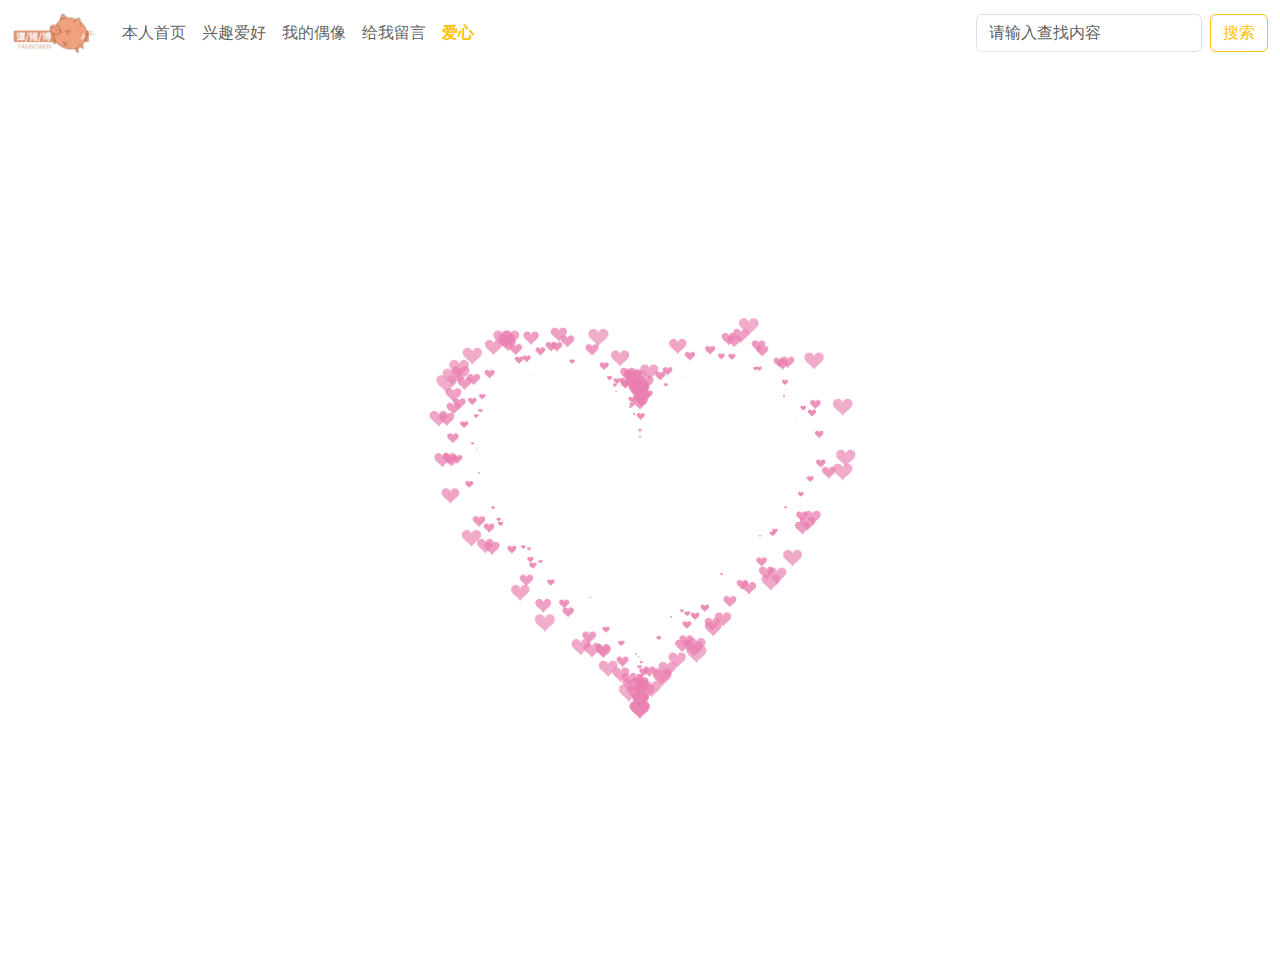
<file: aix.html>
<!DOCTYPE html>
<html>
  <head>
    <meta charset="utf-8" />
    <title>爱心</title>
 <link rel="stylesheet" type="text/css" href="bootstrap.min.css">
<script src="bootstrap.bundle.min.js"></script>
<link rel="stylesheet" href="gongneng.css">
    <style>
      canvas {
        position: absolute;
        width: 100%;
        height: 100%;
        animation: anim 1.5s ease-in-out infinite;
        -webkit-animation: anim 1.5s ease-in-out infinite;
        -o-animation: anim 1.5s ease-in-out infinite;
        -moz-animation: anim 1.5s ease-in-out infinite;
      }
      #name {
        position: absolute;
        top: 50%;
        left: 50%;
        transform: translate(-50%, -50%);
        margin-top: -20px;
        font-size: 46px;
        color: #ea80b0;
      }
      @keyframes anim {
        0% {
          transform: scale(0.8);
        }
        25% {
          transform: scale(0.7);
        }
        50% {
          transform: scale(1);
        }
        75% {
          transform: scale(0.7);
        }
        100% {
          transform: scale(0.8);
        }
      }
      @-webkit-keyframes anim {
        0% {
          -webkit-transform: scale(0.8);
        }
        25% {
          -webkit-transform: scale(0.7);
        }
        50% {
          -webkit-transform: scale(1);
        }
        75% {
          -webkit-transform: scale(0.7);
        }
        100% {
          -webkit-transform: scale(0.8);
        }
      }
      @-o-keyframes anim {
        0% {
          -o-transform: scale(0.8);
        }
        25% {
          -o-transform: scale(0.7);
        }
        50% {
          -o-transform: scale(1);
        }
        75% {
          -o-transform: scale(0.7);
        }
        100% {
          -o-transform: scale(0.8);
        }
      }
      @-moz-keyframes anim {
        0% {
          -moz-transform: scale(0.8);
        }
        25% {
          -moz-transform: scale(0.7);
        }
        50% {
          -moz-transform: scale(1);
        }
        75% {
          -moz-transform: scale(0.7);
        }
        100% {
          -moz-transform: scale(0.8);
        }
      }
    </style>
  </head>
  <body>
    <nav class="navbar navbar-expand-lg navbar-light ">
      <div class="container-fluid">
        <a class="navbar-brand" href="javascript:void(0)"><img src="logo.png" height="40px" /></a>
        <button class="navbar-toggler" type="button" data-bs-toggle="collapse" data-bs-target="#mynavbar">
          <span class="navbar-toggler-icon"></span>
        </button>
        <div class="collapse navbar-collapse" id="mynavbar">
          <ul class="navbar-nav me-auto ">
            <li class="nav-item">
              <a class="nav-link" href="shouye.html">本人首页</a> 
            </li>
            <li class="nav-item">
              <a class="nav-link" href="javascript:void(0)">兴趣爱好</a>
            </li>
            <li class="nav-item">
              <a class="nav-link" href="ox.html">我的偶像</a>
            </li>
            <li class="nav-item">
              <a class="nav-link" href="liuyan.html">给我留言</a>
            </li>
            <li class="nav-item">
              <a class="nav-link active" href="aix.html">爱心</a>
            </li>
          </ul>
          <form class="d-flex">
            <input class="form-control me-2" type="text" placeholder="请输入查找内容">
            <button class="btn btn-outline-warning text-nowrap" type="button">搜索</button>
          </form>
        </div>
      </div>
    </nav>

    <canvas id="pinkboard"></canvas>
    <!-- 在下面加名字 -->
     <div id="name
     " style="color: blue;"></div> 
 
    <script>
      var settings = {
        particles: {
          length: 500, 
          duration: 2, 
          velocity: 100, 
          effect: -0.75,
          size: 30, 
        },
      };
      (function () {
        var b = 0;
        var c = ["ms", "moz", "webkit", "o"];
        for (var a = 0; a < c.length &&!window.requestAnimationFrame; ++a) {
          window.requestAnimationFrame = window[c[a] + "RequestAnimationFrame"];
          window.cancelAnimationFrame =
            window[c[a] + "CancelAnimationFrame"] ||
            window[c[a] + "CancelRequestAnimationFrame"];
        }
        if (!window.requestAnimationFrame) {
          window.requestAnimationFrame = function (h, e) {
            var d = new Date().getTime();
            var f = Math.max(0, 16 - (d - b));
            var g = window.setTimeout(function () {
              h(d + f);
            }, f);
            b = d + f;
            return g;
          };
        }
        if (!window.cancelAnimationFrame) {
          window.cancelAnimationFrame = function (d) {
            clearTimeout(d);
          };
        }
      })();
      var Point = (function () {
        function Point(x, y) {
          this.x = typeof x!== "undefined"? x : 0;
          this.y = typeof y!== "undefined"? y : 0;
        }
        Point.prototype.clone = function () {
          return new Point(this.x, this.y);
        };
        Point.prototype.length = function (length) {
          if ( typeof length == "undefined")
            return Math.sqrt(this.x * this.x + this.y * this.y);
          this.normalize();
          this.x *= length;
          this.y *= length;
          return this;
        };
        Point.prototype.normalize = function () {
          var length = this.length();
          this.x /= length;
          this.y /= length;
          return this;
        };
        return Point;
      })();
      var Particle = (function () {
        function Particle() {
          this.position = new Point();
          this.velocity = new Point();
          this.acceleration = new Point();
          this.age = 0;
        }
        Particle.prototype.initialize = function (x, y, dx, dy) {
          this.position.x = x;
          this.position.y = y;
          this.velocity.x = dx;
          this.velocity.y = dy;
          this.acceleration.x = dx * settings.particles.effect;
          this.acceleration.y = dy * settings.particles.effect;
          this.age = 0;
        };
        Particle.prototype.update = function (deltaTime) {
          this.position.x += this.velocity.x * deltaTime;
          this.position.y += this.velocity.y * deltaTime;
          this.velocity.x += this.acceleration.x * deltaTime;
          this.velocity.y += this.acceleration.y * deltaTime;
          this.age += deltaTime;
        };
        Particle.prototype.draw = function (context, image) {
          function ease(t) {
            return --t * t * t + 1;
          }
          var size = image.width * ease(this.age / settings.particles.duration);
          context.globalAlpha = 1 - this.age / settings.particles.duration;
          context.drawImage(
            image,
            this.position.x - size / 2,
            this.position.y - size / 2,
            size,
            size
          );
        };
        return Particle;
      })();
      var ParticlePool = (function () {
        var particles,
          firstActive = 0,
          firstFree = 0,
          duration = settings.particles.duration;
 
        function ParticlePool(length) {
          particles = new Array(length);
          for (var i = 0; i < particles.length; i++)
            particles[i] = new Particle();
        }
        ParticlePool.prototype.add = function (x, y, dx, dy) {
          particles[firstFree].initialize(x, y, dx, dy);
          firstFree++;
          if (firstFree == particles.length) firstFree = 0;
          if (firstActive == firstFree) firstActive++;
          if (firstActive == particles.length) firstActive = 0;
        };
        ParticlePool.prototype.update = function (deltaTime) {
          var i;
          if (firstActive < firstFree) {
            for (i = firstActive; i < firstFree; i++)
              particles[i].update(deltaTime);
          }
          if (firstFree < firstActive) {
            for (i = firstActive; i < particles.length; i++)
              particles[i].update(deltaTime);
            for (i = 0; i < firstFree; i++) particles[i].update(deltaTime);
          }
          while (
            particles[firstActive].age >= duration &&
            firstActive!= firstFree
          ) {
            firstActive++;
            if (firstActive == particles.length) firstActive = 0;
          }
        };
        ParticlePool.prototype.draw = function (context, image) {
          if (firstActive < firstFree) {
            for (i = firstActive; i < firstFree; i++)
              particles[i].draw(context, image);
          }
          if (firstFree < firstActive) {
            for (i = firstActive; i < particles.length; i++)
              particles[i].draw(context, image);
            for (i = 0; i < firstFree; i++) particles[i].draw(context, image);
          }
        };
        return ParticlePool;
      })();
      (function (canvas) {
        var context = canvas.getContext("2d"),
          particles = new ParticlePool(settings.particles.length),
          particleRate =
            settings.particles.length / settings.particles.duration, 
          time;
        function pointOnHeart(t) {
          return new Point(
            160 * Math.pow(Math.sin(t), 3),
            130 * Math.cos(t) -
              50 * Math.cos(2 * t) -
              20 * Math.cos(3 * t) -
              10 * Math.cos(4 * t) +
              25
          );}
        var image = (function () {
          var canvas = document.createElement("canvas"),
            context = canvas.getContext("2d");
          canvas.width = settings.particles.size;
          canvas.height = settings.particles.size;
          function to(t) {
            var point = pointOnHeart(t);
            point.x =
              settings.particles.size / 2 +
              (point.x * settings.particles.size) / 350;
            point.y =
              settings.particles.size / 2 -
              (point.y * settings.particles.size) / 350;
            return point;
          }
          context.beginPath();
          var t = -Math.PI;
          var point = to(t);
          context.moveTo(point.x, point.y);
          while (t < Math.PI) {
            t += 0.01;
            point = to(t);
            context.lineTo(point.x, point.y);
          }
          context.closePath();
          context.fillStyle = "#ea80b0";
          context.fill();
          var image = new Image();
          image.src = canvas.toDataURL();
          return image;
        })();
        function render() {
          requestAnimationFrame(render);
          var newTime = new Date().getTime() / 1000,
            deltaTime = newTime - (time || newTime);
          time = newTime;
          context.clearRect(0, 0, canvas.width, canvas.height);
          var amount = particleRate * deltaTime;
          for (var i = 0; i < amount; i++) {
            var pos = pointOnHeart(Math.PI - 2 * Math.PI * Math.random());
            var dir = pos.clone().length(settings.particles.velocity);
            particles.add(
              canvas.width / 2 + pos.x,
              canvas.height / 2 - pos.y,
              dir.x,
              -dir.y
            );
          }
          particles.update(deltaTime);
          particles.draw(context, image);
        }
        function onResize() {
          canvas.width = canvas.clientWidth;
          canvas.height = canvas.clientHeight;
        }
        window.onresize = onResize;
        setTimeout(function () {
          onResize();
          render();
        }, 10);
      })(document.getElementById("pinkboard"));
    </script>
  </body>
</html>
</file>
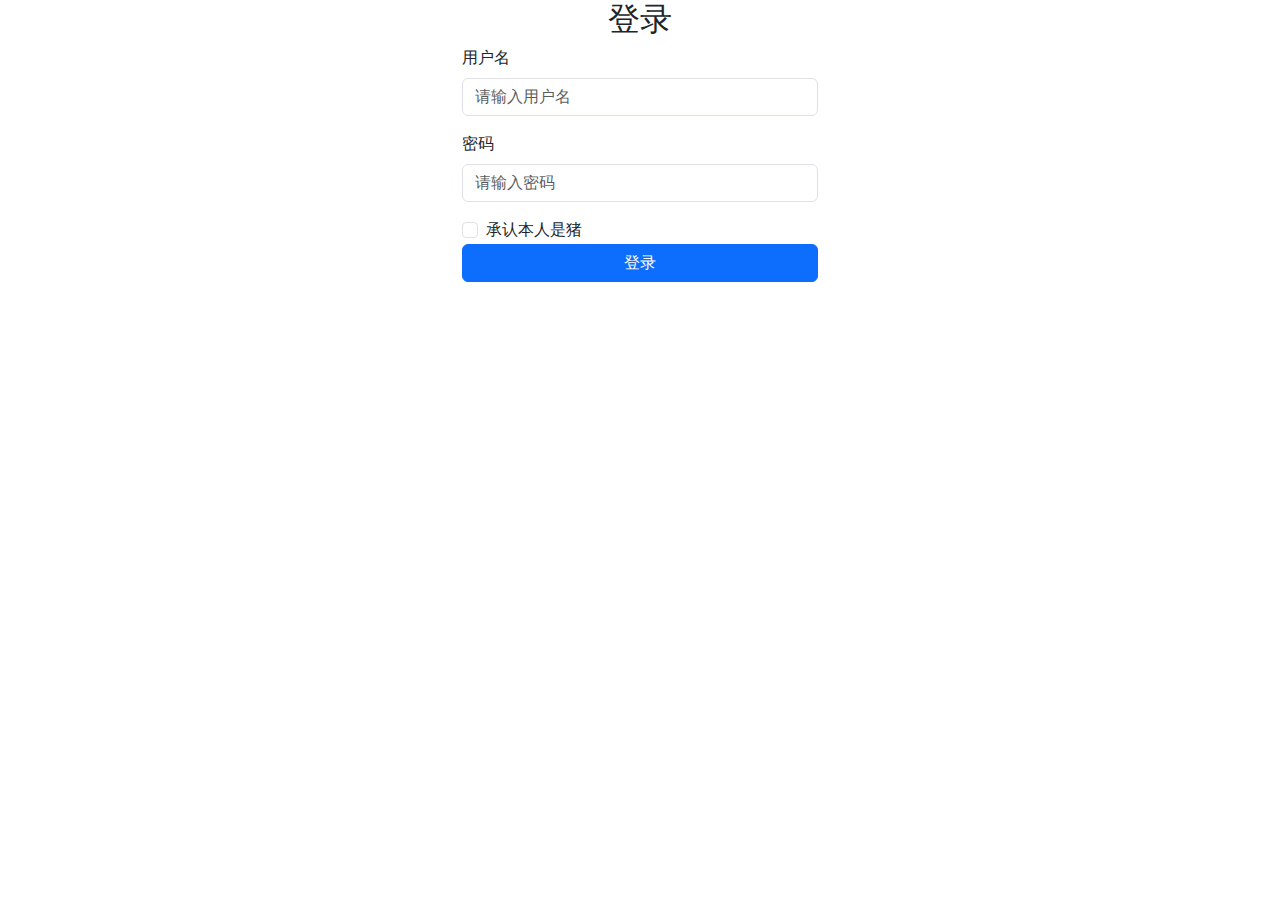
<file: dl.html>
<!DOCTYPE html>
<html lang="en">

<head>
  <meta charset="UTF-8">
  <meta http-equiv="X-UA-Compatible" content="IE=edge">
  <meta name="viewport" content="width=device-width, initial-scale=1.0">
  <link href="https://cdn.jsdelivr.net/npm/bootstrap@5.3.0/dist/css/bootstrap.min.css" rel="stylesheet">
  <title>登录界面</title>
</head>

<body>
  <div class="container">
    <div class="row justify-content-center">
      <div class="col-md-4">
        <h2 class="text-center">登录</h2>
        <div id="message"></div>
        <form onsubmit="return handleLogin()">
          <div class="mb-3">
            <label for="username" class="form-label">用户名</label>
            <input type="text" class="form-control" id="username" placeholder="请输入用户名">
          </div>
          <div class="mb-3">
            <label for="password" class="form-label">密码</label>
            <input type="password" class="form-control" id="password" placeholder="请输入密码">
          </div>
          <div class="form-check">
            <input type="checkbox" class="form-check-input" id="confirmation">
            <label class="form-check-label" for="confirmation">承认本人是猪</label>
            <div id="valid-feedback" style="display:none;">请选中同意条款</div>
          </div>
          <button type="submit" class="btn btn-primary w-100">登录</button>
        </form>
      </div>
    </div>
  </div>

  <script>
    function handleLogin() {
      const username = document.getElementById('username').value;
      const password = document.getElementById('password').value;
      const confirmation = document.getElementById('confirmation').checked;

      if (confirmation) {
        if (username === 'admin' && password === 'admin') {
          alert('登录成功，即将跳转至首页');
          window.location.href = 'shouye.html';
          return false;
        } else {
          alert('账号或密码有误，请核对');
          return false;
        }
      } else {
        document.getElementById('valid-feedback').style.display = 'block';
        return false;
      }
    }
  </script>

  <script src="https://cdn.jsdelivr.net/npm/bootstrap@5.3.0/dist/js/bootstrap.bundle.min.js"></script>
</body>

</html>
</file>
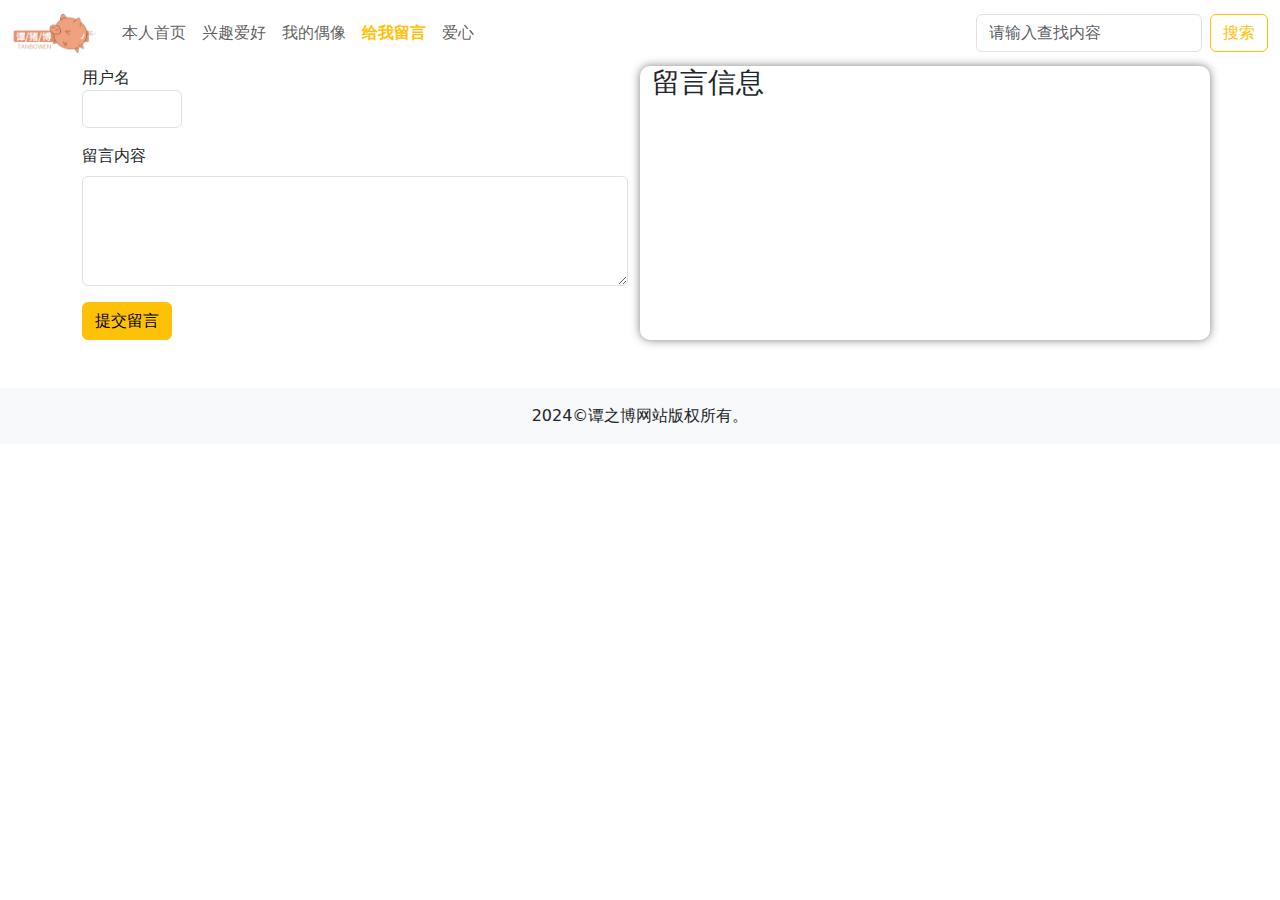
<file: liuyan.html>
<!DOCTYPE html>
<html>
  <head>
    <meta charset="utf-8" name="viewport" content="width=device-width, initial-scale=1, maximum-scale=1, user-scalable=no">
    <title>给我留言</title>
    <link rel="stylesheet" type="text/css" href="bootstrap.min.css">
    <script src="bootstrap.bundle.min.js"></script>
    <link rel="stylesheet" href="gongneng.css">
  </head>
  <body >
    <nav class="navbar navbar-expand-lg navbar-light ">
      <div class="container-fluid">
        <a class="navbar-brand" href="javascript:void(0)"><img src="logo.png" height="40px" /></a>
        <button class="navbar-toggler" type="button" data-bs-toggle="collapse" data-bs-target="#mynavbar">
          <span class="navbar-toggler-icon"></span>
        </button>
        <div class="collapse navbar-collapse" id="mynavbar">
          <ul class="navbar-nav me-auto ">
            <li class="nav-item">
              <a class="nav-link" href="shouye.html">本人首页</a> 
            </li>
            <li class="nav-item">
              <a class="nav-link" href="javascript:void(0)">兴趣爱好</a>
            </li>
            <li class="nav-item">
              <a class="nav-link" href="ox.html">我的偶像</a>
            </li>
            <li class="nav-item">
              <a class="nav-link active" href="liuyan.html">给我留言</a>
            </li>
            <li class="nav-item">
              <a class="nav-link" href="aix.html">爱心</a>
            </li>
          </ul>
          <form class="d-flex">
            <input class="form-control me-2" type="text" placeholder="请输入查找内容">
            <button class="btn btn-outline-warning text-nowrap" type="button">搜索</button>
          </form>
        </div>
      </div>
    </nav>
    <div class="container">
      <div class="row">
        <div class="col-md-6">
          <form id="messageForm">
            <div class="mb-3">
              <label for="userName">用户名</label>
              <input type="text" class="form-control" id="userName" style="width: 100px;">  <!-- 调整宽度 -->
            </div>
            <div class="mb-3">
              <label for="messageInput" class="form-label">留言内容</label>
              <textarea type="text" class="form-control" id="messageInput" rows="4" style="resize: vertical;"></textarea>  <!-- 可拉伸 -->
            </div>
            <button type="submit" class="btn btn-warning">提交留言</button>  <!-- 改为黄色按钮 -->
          </form>
        </div>
        <div style="box-shadow: 0 0 10px rgba(0, 0, 0, 0.5); border-radius: 10px;" class="col-md-6 ">
          <h3 >留言信息</h3>  <!-- 添加阴影边框 -->
          <div id="messageList"></div>
        </div>
      </div>
    </div>

    <footer class="navbar-static-bottom bg-light text-center p-3 my-5">
      2024&copy;谭之博网站版权所有。
    </footer>

    <script src="https://cdn.jsdelivr.net/npm/bootstrap@5.3.0-alpha3/dist/js/bootstrap.bundle.min.js"></script>
    <script>
      // 处理留言提交
      document.getElementById('messageForm').addEventListener('submit', function (e) {
        e.preventDefault();

        const userName = document.getElementById('userName').value;
        const message = document.getElementById('messageInput').value;

        if (!userName ||!message) {  // 验证是否为空
          alert('用户名和留言信息不能为空！');
          return;
        }

        const date = new Date();
        const time = date.toLocaleTimeString();

        // 模拟添加留言到列表
        const messageListItem = document.createElement('div');
        messageListItem.textContent = `${userName} (${time}): ${message}`;
        document.getElementById('messageList').appendChild(messageListItem);

        // 提示留言成功
        alert('留言成功！');

        // 清空输入框
        document.getElementById('userName').value = '';
        document.getElementById('messageInput').value = '';
      });
    </script>
  </body>
</html>
</file>
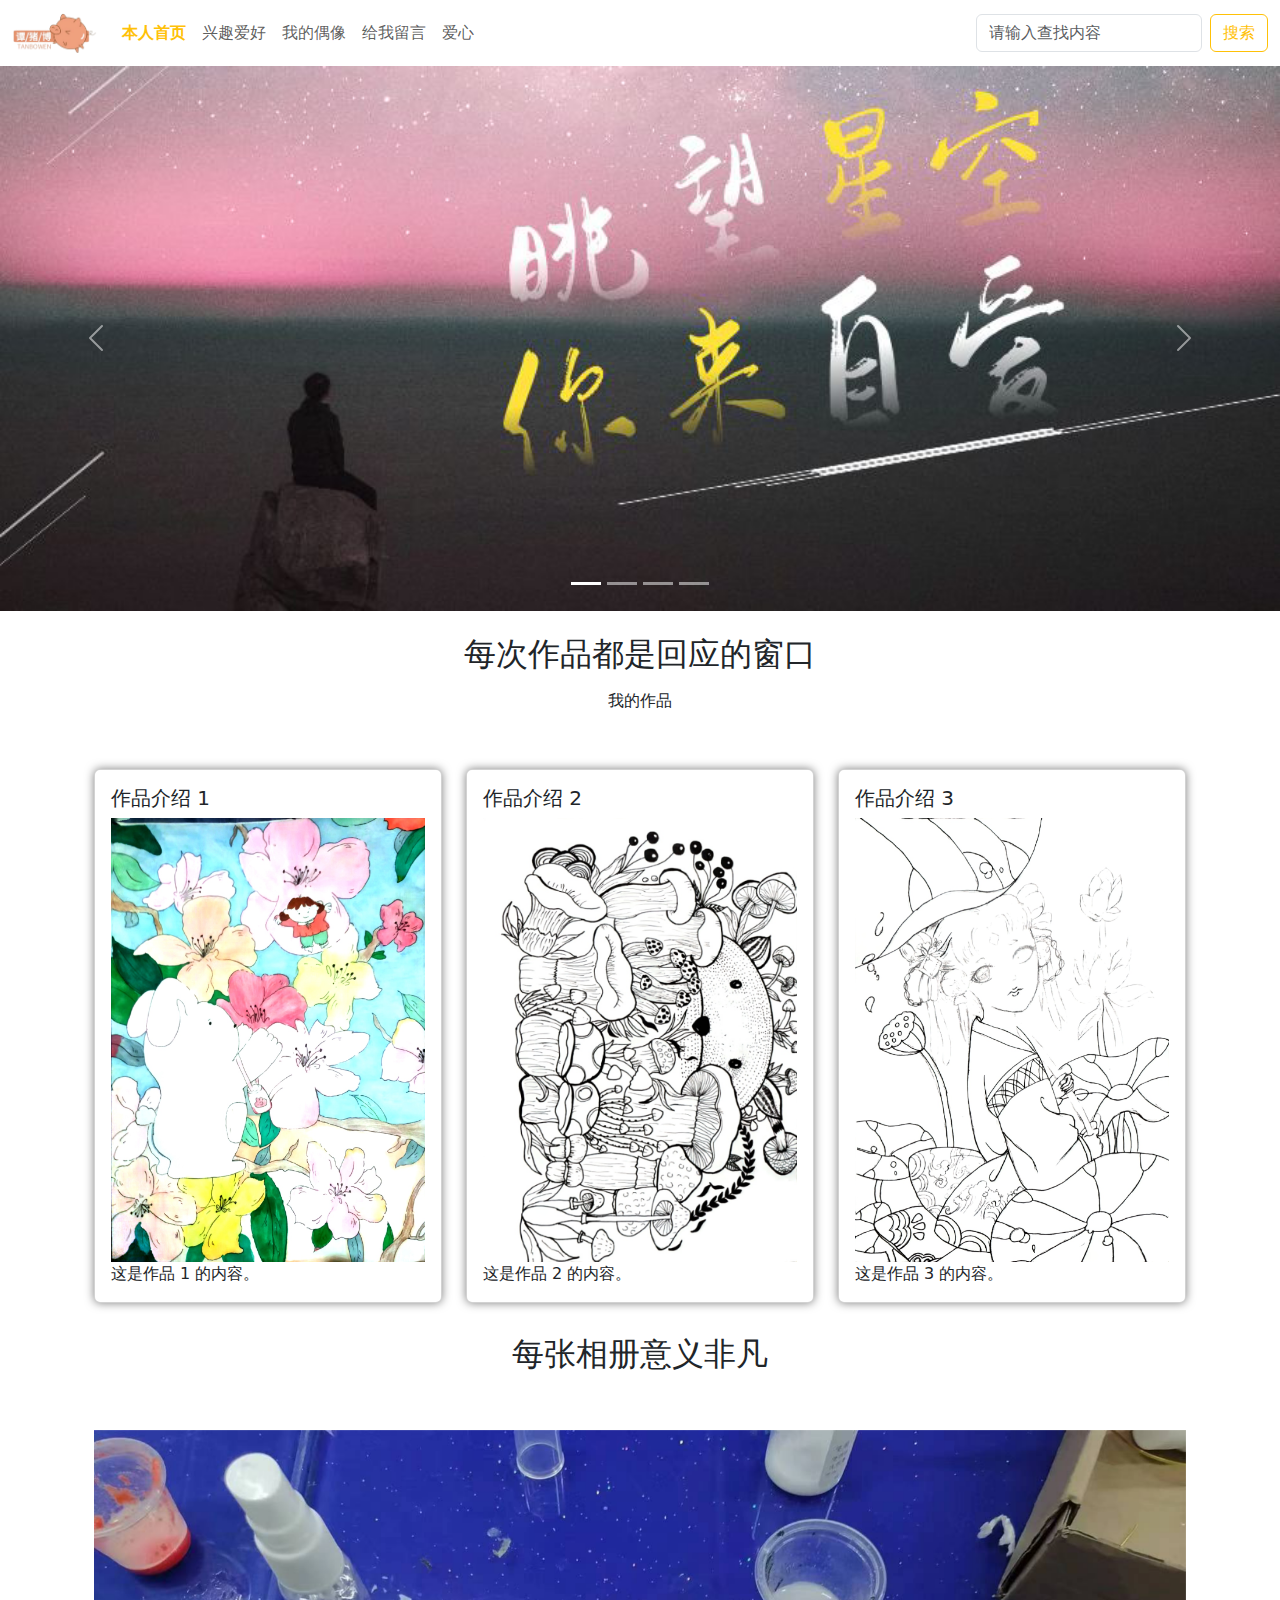
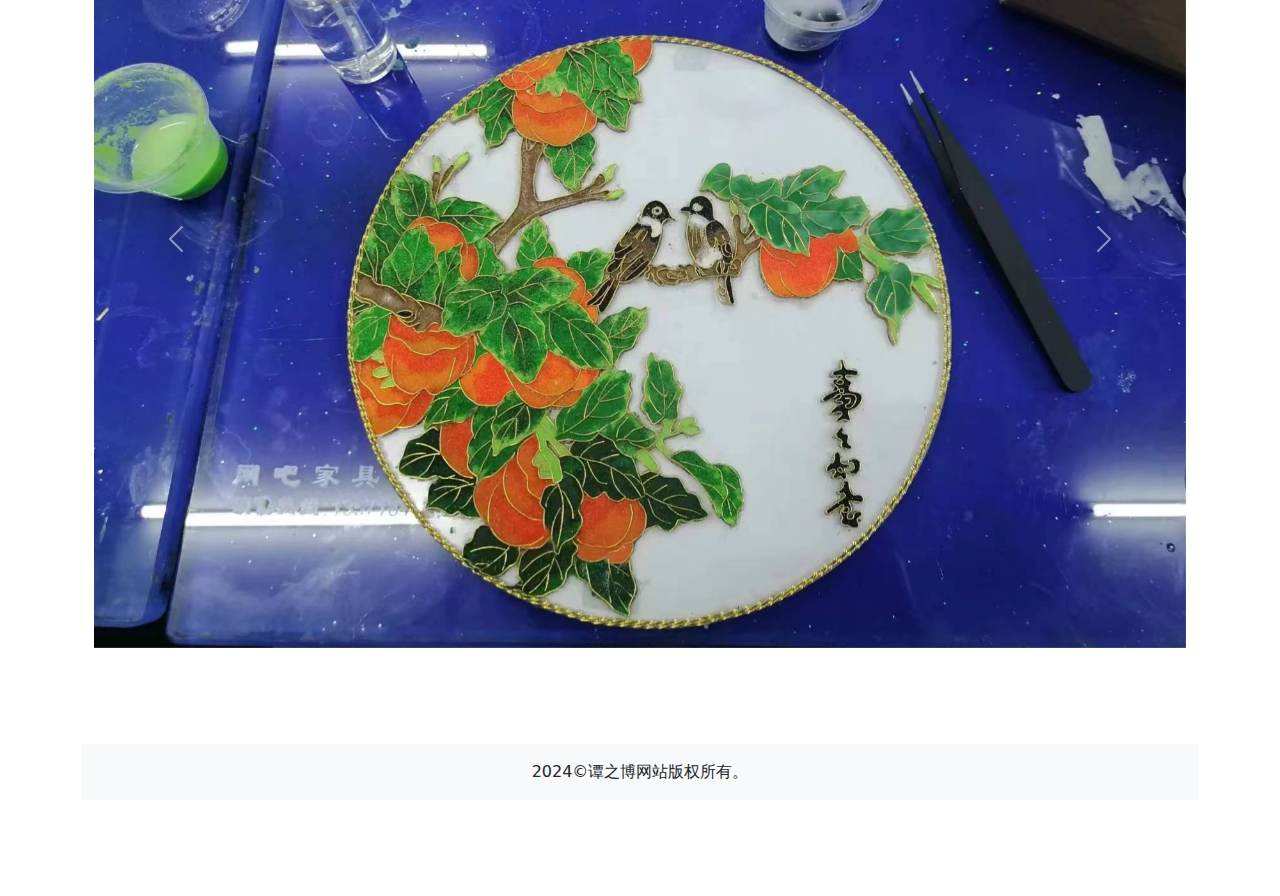
<file: shouye.html>
<!DOCTYPE html>
<html>

<head>
  <meta charset="utf-8" name="viewport" content="width=device-width, initial-scale=1, maximum-scale=1, user-scalable=no">
  <title>本人首页</title>
  <link rel="stylesheet" type="text/css" href="bootstrap.min.css">
  <script src="bootstrap.bundle.min.js"></script>
  <link rel="stylesheet" href="gongneng.css">
</head>

<body>
  <nav class="navbar navbar-expand-sm navbar-light ">
    <div class="container-fluid">
      <a class="navbar-brand" href="javascript:void(0)"><img src="logo.png" height="40px" /></a>
      <button class="navbar-toggler" type="button" data-bs-toggle="collapse" data-bs-target="#mynavbar">
        <span class="navbar-toggler-icon"></span>
      </button>
      <div class="collapse navbar-collapse" id="mynavbar">
        <ul class="navbar-nav me-auto">
          <li class="nav-item">
            <a class="nav-link active" href="shouye.html">本人首页</a> 
          </li>
          <li class="nav-item">
            <a class="nav-link" href="javascript:void(0)">兴趣爱好</a>
          </li>
          <li class="nav-item">
            <a class="nav-link" href="ox.html">我的偶像</a>
          </li>
          <li class="nav-item">
            <a class="nav-link" href="liuyan.html">给我留言</a>
          </li>
            <li class="nav-item">
            <a class="nav-link" href="aix.html">爱心</a>
          </li>
        </ul>
        <form class="d-flex">
          <input class="form-control me-2" type="text" placeholder="请输入查找内容">
          <button class="btn btn-outline-warning text-nowrap" type="button">搜索</button>
        </form>
      </div>
    </div>
  </nav>
 <!-- 轮播 -->
    <div id="demo" class="carousel slide" data-bs-ride="carousel">

      <!-- 指标/点 -->
      <div class="carousel-indicators">
        <button type="button" data-bs-target="#demo" data-bs-slide-to="0" class="active"></button>
        <button type="button" data-bs-target="#demo" data-bs-slide-to="1"></button>
        <button type="button" data-bs-target="#demo" data-bs-slide-to="2"></button>
        <button type="button" data-bs-target="#demo" data-bs-slide-to="3"></button>
      </div>

      <!-- 幻灯片/轮播 -->
      <div class="carousel-inner">
        <div class="carousel-item active">
          <img src="lbt1.jpg" alt="Los Angeles" class="d-block w-100">
        </div>
        <div class="carousel-item">
          <img src="lbt2.jpg" alt="Chicago" class="d-block w-100">
        </div>
        <div class="carousel-item">
          <img src="lbt3.jpg" alt="New York" class="d-block w-100">
        </div>
        <div class="carousel-item">
          <img src="lbt4.jpg" alt="New York" class="d-block w-100">
        </div>
      </div>

      <!-- 左右控件/图标 -->
      <button class="carousel-control-prev" type="button" data-bs-target="#demo" data-bs-slide="prev">
        <span class="carousel-control-prev-icon"></span>
      </button>
      <button class="carousel-control-next" type="button" data-bs-target="#demo" data-bs-slide="next">
        <span class="carousel-control-next-icon"></span>
      </button>
    </div>
  <div class="trend-skill mb-4 py-4">
    <div class="container">
      <h2 class="index-h2 text-center">每次作品都是回应的窗口</h2>
      <p class="index-h2-p mb-5 mt-3 text-center" >我的作品</p>
      
  <div class="container mt-5">
    <div class="row">
      <div class="col-md-4 py-2">
        <div class="card " style="box-shadow: 0 0 10px rgba(0, 0, 0, 0.5);">
          <div class="card-body">
            <h5 class="card-title">作品介绍 1</h5>
            <img src="zp1.jpg" class="w-100">
            <p class="card-text">这是作品 1 的内容。</p>
          </div>
        </div>
      </div>
      <div class="col-md-4 py-2">
        <div class="card " style="box-shadow: 0 0 10px rgba(0, 0, 0, 0.5);">
          <div class="card-body">
            <h5 class="card-title">作品介绍 2</h5>
            <img src="zp2.jpg" class="w-100">
            <p class="card-text">这是作品 2 的内容。</p>
          </div>
        </div>
      </div>
      <div class="col-md-4 py-2">
        <div class="card" style="box-shadow: 0 0 10px rgba(0, 0, 0, 0.5);">
          <div class="card-body">
            <h5 class="card-title">作品介绍 3</h5>
            <img src="zp3.jpg" class="w-100">
            <p class="card-text">这是作品 3 的内容。</p>
          </div>
        </div>
      </div>
    </div>
    <div class="row mt-4">
      <div class="col-md-12 text-center">
        <h2>每张相册意义非凡</h2>
        <div id="album" class="carousel slide py-5" data-bs-ride="carousel">
          <div class="carousel-inner">
            <div class="carousel-item active">
              <img src="xs1.jpg" class="d-block w-100" alt="图片 1">
            </div>
            <div class="carousel-item">
              <img src="xs2.jpg" class="d-block w-100" alt="图片 2">
            </div>
            <div class="carousel-item">
              <img src="xs3.jpg" class="d-block w-100" alt="图片 3">
            </div>
            <div class="carousel-item">
              <img src="xs4.jpg" class="d-block w-100" alt="图片 4">
            </div>
            <div class="carousel-item">
              <img src="xs5.jpg" class="d-block w-100" alt="图片 5">
            </div>
          </div>
          <button class="carousel-control-prev" type="button" data-bs-target="#album" data-bs-slide="prev">
            <span class="carousel-control-prev-icon" aria-hidden="true"></span>
            <span class="visually-hidden">上一张</span>
          </button>
          <button class="carousel-control-next" type="button" data-bs-target="#album" data-bs-slide="next">
            <span class="carousel-control-next-icon" aria-hidden="true"></span>
            <span class="visually-hidden">下一张</span>
          </button>
        </div>
      </div>
    </div>
  </div>

  <footer class="navbar-static-bottom bg-light text-center p-3 my-5">
    2024&copy;谭之博网站版权所有。
  </footer>



</body>

</html>
</file>
<file: gongneng.css>
.navbar-nav .nav-link.active, .navbar-nav .show>.nav-link{
    color: #ffc107;
    font-weight: bolder;
}
.user,.collection {
    background:url(../images/mine-active.png) #79c7f175 no-repeat center; 
    width: 40px; 
    height: 40px; 
}
.collection {
    background: url(../images/1.png) #79c7f175 no-repeat center;
}
.mybtn.btn-outline-primary {
   color: #ffc107;
    border-color: #ffc107;
}
.mybtn.mybtn.btn-outline-primary:hover {
    color: #fff;
    background-color: #ffc107;
}
</file>
